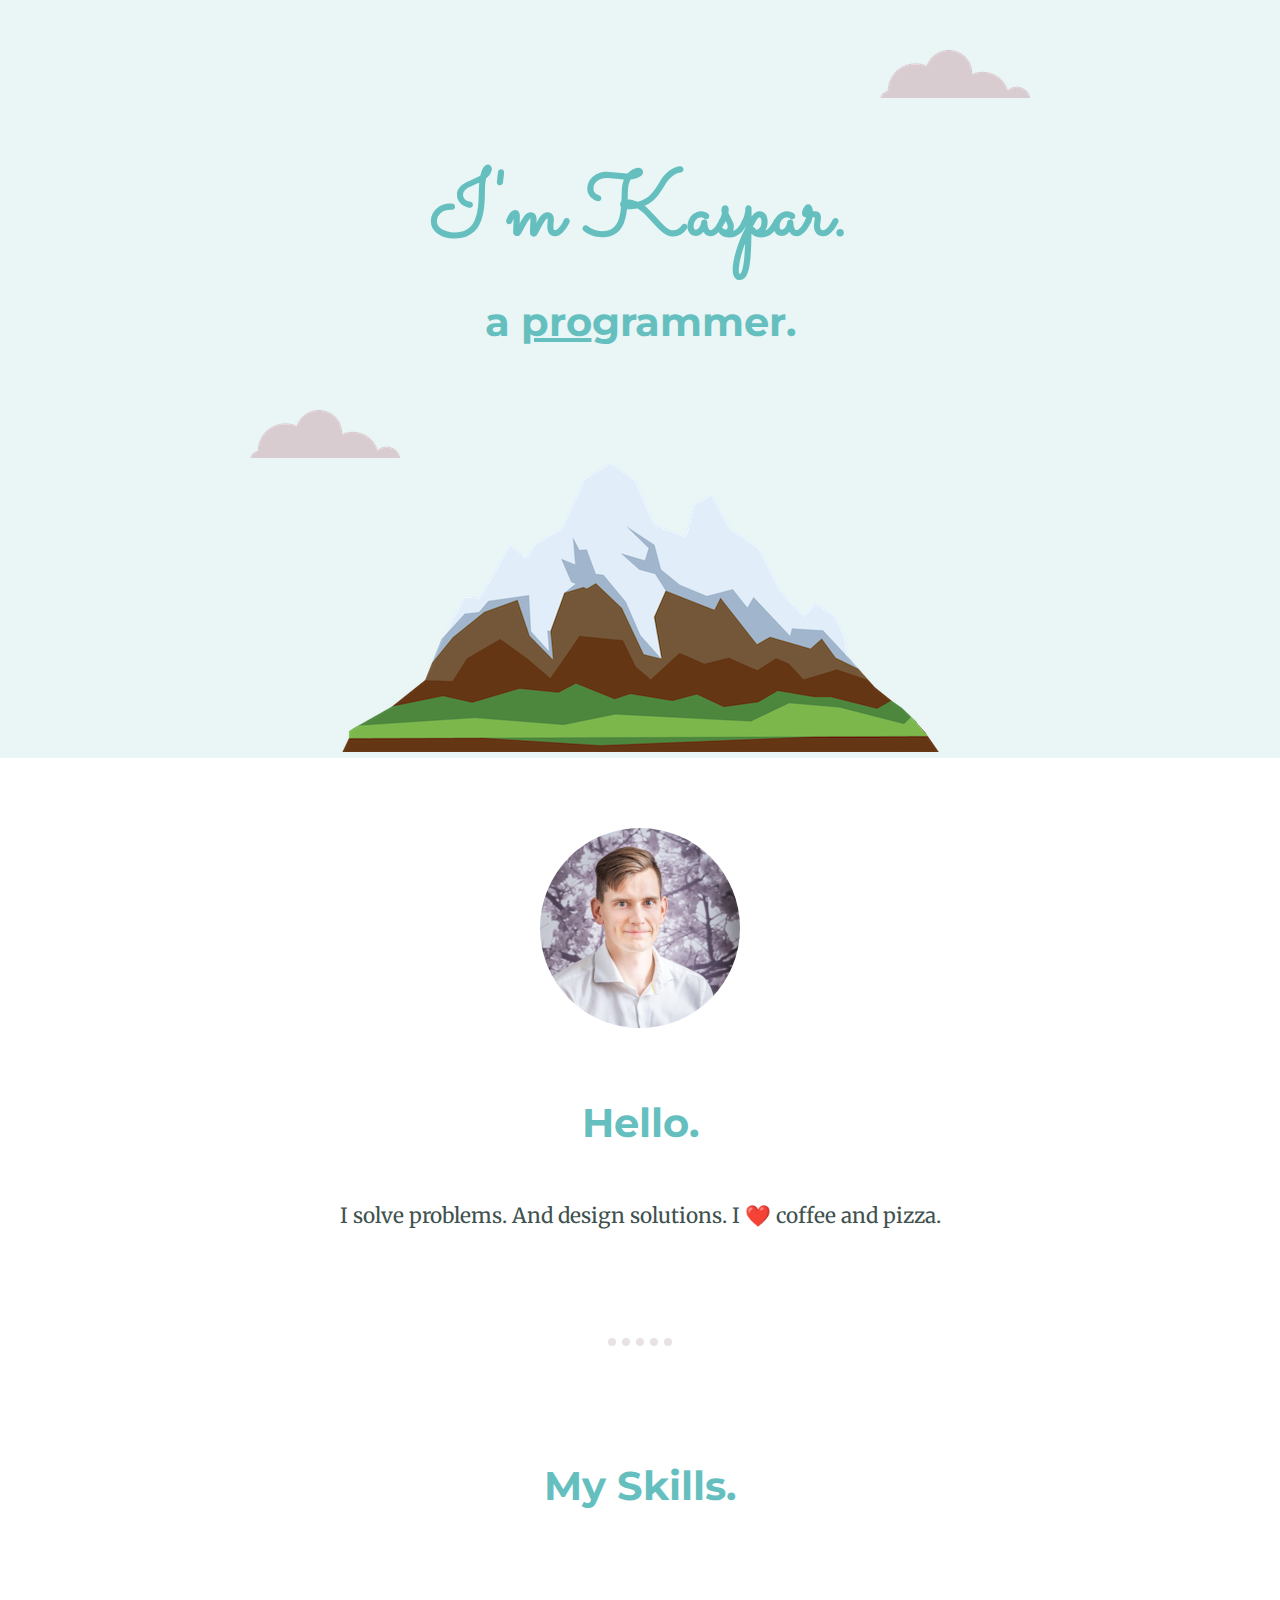
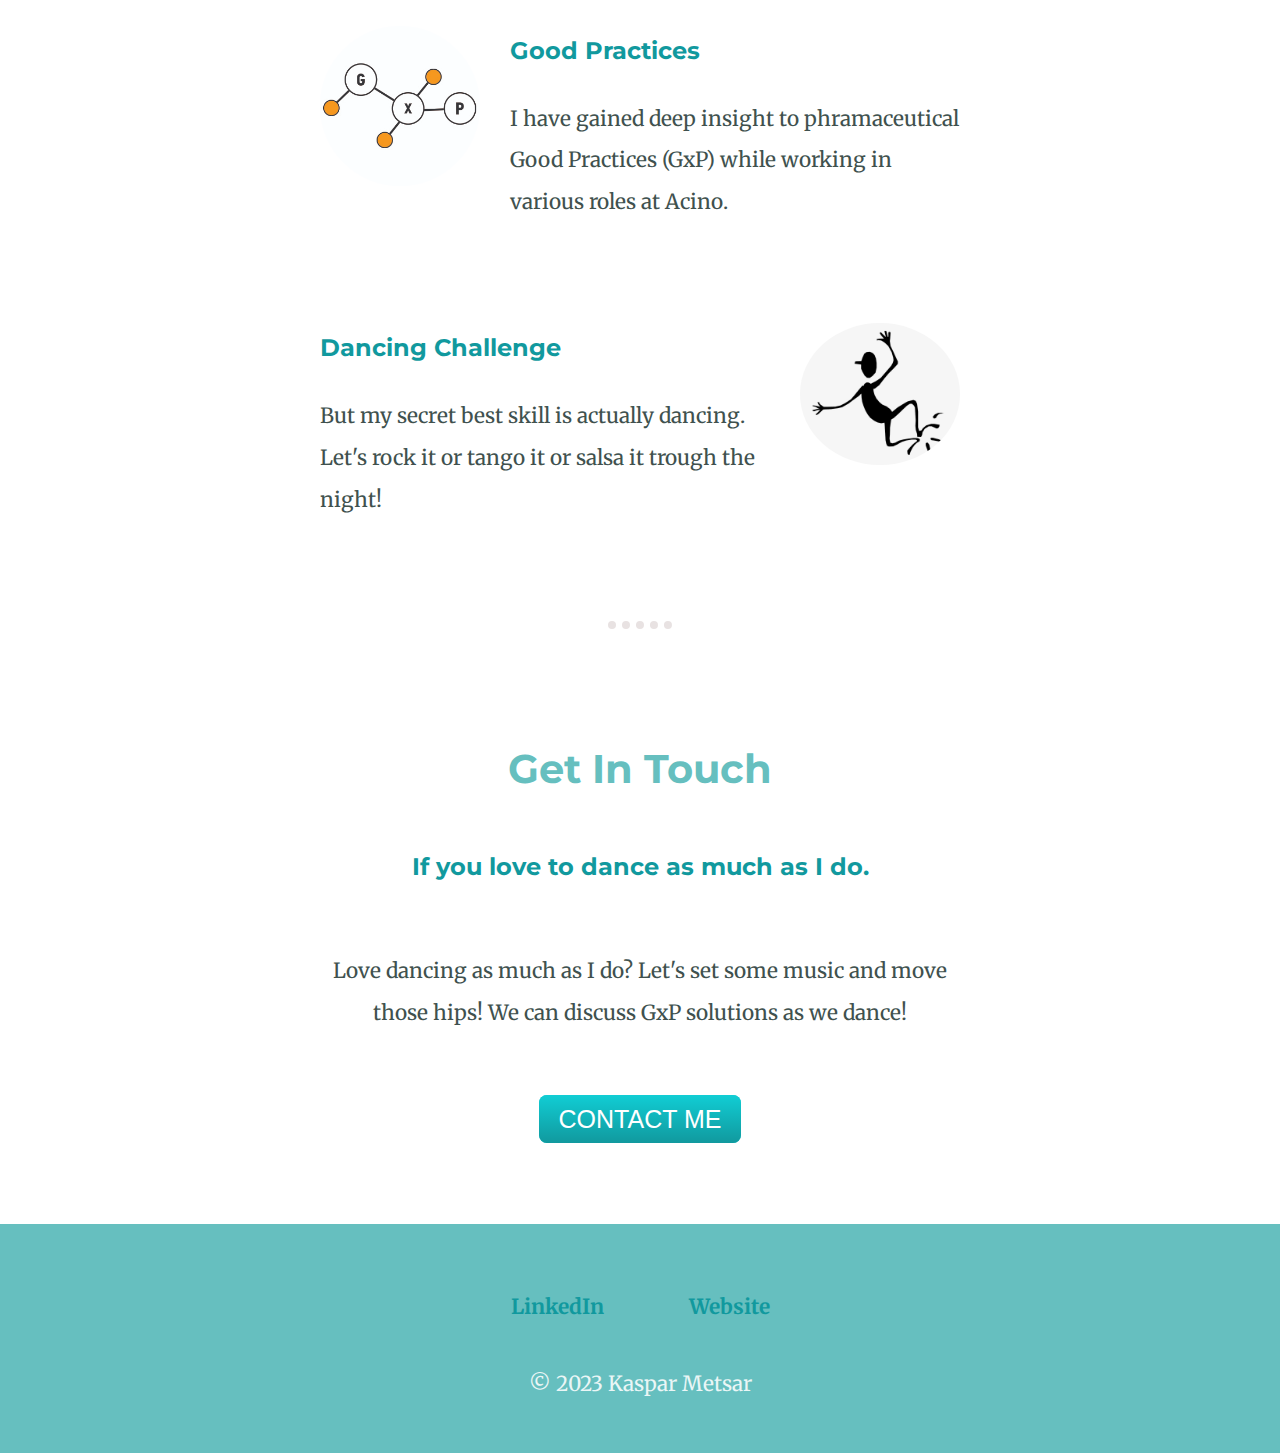
<file: CSS - My Site A/index.html>
<!DOCTYPE html>
<html>
 <head>

  <meta charset="utf-8">
  <link rel="stylesheet" href="css/styles.css">
  <link rel="icon" href="favicon1.ico">
  <link rel="preconnect" href="https://fonts.googleapis.com">
  <link rel="preconnect" href="https://fonts.gstatic.com" crossorigin>
  <link rel="preconnect" href="https://fonts.googleapis.com">
  <link rel="preconnect" href="https://fonts.gstatic.com" crossorigin>
  <link href="https://fonts.googleapis.com/css2?family=Merriweather&family=Montserrat&family=Sacramento&display=swap" rel="stylesheet">
  <title>Kaspar Metsar</title>

 </head>

 <body>

  <div class="top-container">
   <img class="top-cloud" src="images/cloud.png" alt="cloud-img">
   <h1>I'm Kaspar.</h1>
   <h2>a <span class="pro">pro</span>grammer.</h2>
   <img class="bottom-cloud" src="images/cloud.png" alt="cloud-img">
   <img src="images/mountain.png" alt="mountain-img">
  </div>

 <div class="mid-container">
  <div class="profile">
    <img class="round-img-small" src="images/kasparmetsar.jfif" alt="picture of Kaspar Metsar">
    <h2>Hello.</h2>
    <p>I solve problems. And design solutions. I ❤️ coffee and pizza.</p>
  </div>

  <hr>

  <div class="skills">
    <h2>My Skills.</h2>
    <div class="skill-row">
      <img class="round-img-gxp" src="images/gxp.jpg" alt="Good Phramaceutical Industry practices icon">
      <h3>Good Practices</h3>
      <p>I have gained deep insight to phramaceutical Good Practices (GxP) while working in various roles at Acino.
    </div>

    <div class="skill-row">
      <img class="round-img-dance" src="images/dance.png" alt="man dancing happyly and kicking feet together on a jump">
      <h3>Dancing Challenge</h3>
      <p>But my secret best skill is actually dancing. Let's rock it or tango it or salsa it trough the night!</p>
    </div>
  </div>

  <hr>

  <div class="contact-me">
    <h2>Get In Touch</h2>
    <h3>If you love to dance as much as I do.</h3>
    <p class="last-p">Love dancing as much as I do? Let's set some music and move those hips! We can discuss GxP solutions as we dance!</p>
    <a class="btn" href="mailto:kassparmetsar@gmail.com" target="_blank">CONTACT ME</a>
  </div>
</div>


<div class="bottom-container">
  <a class="footer-link" href="https://www.linkedin.com/in/kaspar-metsar-25770b25b/" target="_blank">LinkedIn</a>
  <a class="footer-link" href="https://kasparmetsar.github.io/cv/" target="_blank">Website</a>
  <p class="copyright">© 2023 Kaspar Metsar</p>
</div>


</body>
</html>
</file>
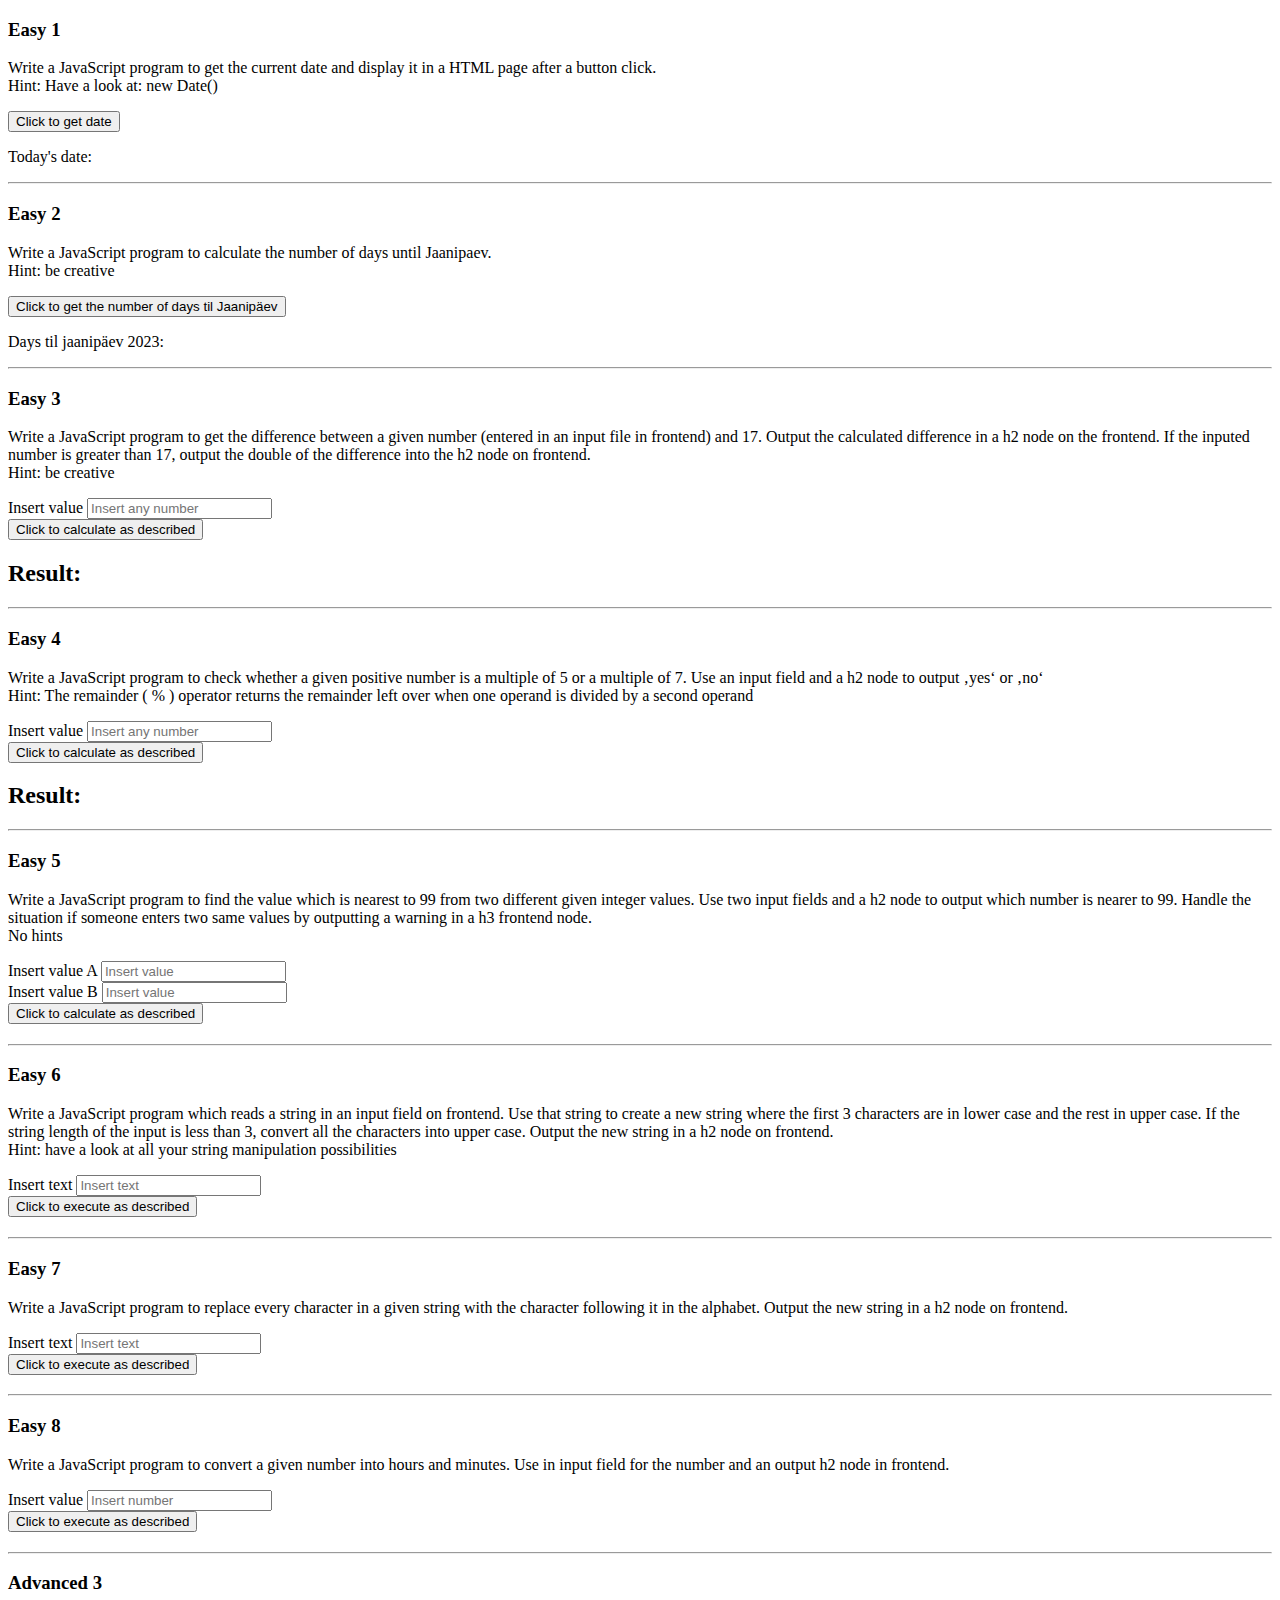
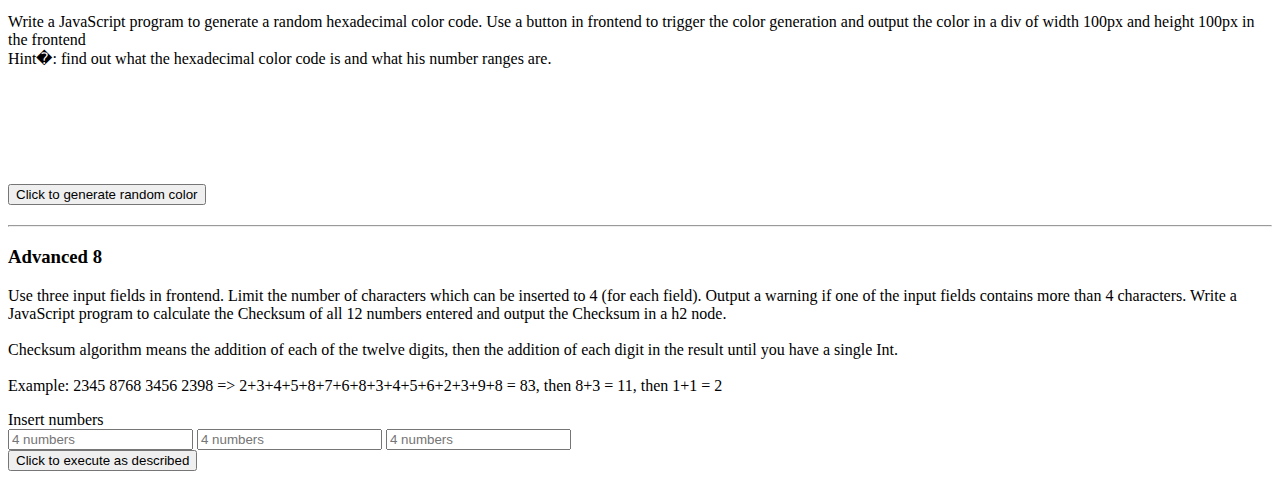
<file: Current date button click/index.html>
<!DOCTYPE html>
<html lang="en">
<head>
    <meta charset="UTF-8">
    <meta name="viewport" content="width=device-width, initial-scale=1">
    <title>Get date button</title>
    <link href="https://cdn.jsdelivr.net/npm/bootstrap@5.2.3/dist/css/bootstrap.min.css" rel="stylesheet"
          integrity="sha384-rbsA2VBKQhggwzxH7pPCaAqO46MgnOM80zW1RWuH61DGLwZJEdK2Kadq2F9CUG65" crossorigin="anonymous">
</head>
<body>

<h3>Easy 1</h3>
<p>Write a JavaScript program to get the current date and
    display it in a HTML page after a button click.<br>
    Hint: Have a look at: new Date()</p>
<div class="container-float text-center m-5">
    <button id="button-today" class="btn btn-success m-5">Click to get date</button>
    <p>Today's date: <span id="result-today"></span></p>
</div>

<hr>

<h3>Easy 2</h3>
<p>Write a JavaScript program to calculate the number of days until Jaanipaev. <br>
    Hint: be creative</p>
<div class="container-float text-center m-5">
    <button id="button-tojaanipaev" class="btn btn-warning m-5">Click to get the number of days til Jaanipäev</button>
    <p>Days til jaanipäev 2023: <span id="result-tojaanipaev"></span></p>
</div>

<hr>

<h3>Easy 3</h3>
<p>Write a JavaScript program to get the difference between a given number
    (entered in an input file in frontend) and 17. Output the calculated difference in a
    h2 node on the frontend. If the inputed number is greater than 17, output the
    double of the difference into the h2 node on frontend.<br>
    Hint: be creative</p>
<div class="container-float text-center m-5">

    <div class="container-fluid overflow-hidden text-center">
        <div class="row">
            <div class="col-lg-3 col-md-6 mx-auto">
                <form>
                    <div class="input-group">
                        <span class="input-group-text">Insert value</span>
                        <input type="number" aria-label="Input" class="form-control" placeholder="Insert any number" id="easy3InputField">
                    </div>
                </form>
            </div>
        </div>
    </div>

    <button class="btn btn-primary m-5" id="button-easy3">Click to calculate as described</button>
    <h2>Result: <span id="result-easy3"></span></h2>
</div>

<hr>

<h3>Easy 4</h3>
<p>Write a JavaScript program to check whether a given positive number is a
    multiple of 5 or a multiple of 7.
    Use an input field and a h2 node to output ‚yes‘ or ‚no‘<br>
    Hint: The remainder ( % ) operator returns the remainder left over when one
    operand is divided by a second operand</p>
<div class="container-float text-center m-5">

    <div class="container-fluid overflow-hidden text-center">
        <div class="row">
            <div class="col-lg-3 col-md-6 mx-auto">
                <form>
                    <div class="input-group">
                        <span class="input-group-text">Insert value</span>
                        <input type="number" aria-label="Input" class="form-control" placeholder="Insert any number" id="easy4InputField">
                    </div>
                </form>
            </div>
        </div>
    </div>

    <button class="btn btn-dark m-5" id="button-easy4">Click to calculate as described</button>
    <h2>Result: <span id="result-easy4"></span></h2>
</div>

<hr>

<h3>Easy 5</h3>
<p>Write a JavaScript program to find the value which is nearest to 99 from two different
    given integer values.

    Use two input fields and a h2 node to output which number is nearer to 99. Handle the
    situation if someone enters two same values by outputting a warning in a h3 frontend
    node. <br>
    No hints</p>
<div class="container-float text-center m-5">

    <div class="container-fluid overflow-hidden text-center">
        <div class="row">
            <div class="col-lg-3 col-md-6 mx-auto">
                <form>
                    <div class="input-group">
                        <span class="input-group-text">Insert value A</span>
                        <input type="number" aria-label="Input A" class="form-control" placeholder="Insert value" id="easy5AInputField">
                    </div>
                </form>
            </div>
        </div>
    </div>
    <div class="container-fluid overflow-hidden text-center">
        <div class="row">
            <div class="col-lg-3 col-md-6 mx-auto">
                <form>
                    <div class="input-group">
                        <span class="input-group-text">Insert value B</span>
                        <input type="number" aria-label="Input B" class="form-control" placeholder="Insert value" id="easy5BInputField">
                    </div>
                </form>
            </div>
        </div>
    </div>

    <button class="btn btn-dark m-5" id="button-easy5">Click to calculate as described</button>
    <h2><span id="result-easy5"></span></h2>
    <h3><span id="result-warning5"></span></h3>
</div>

<hr>

<h3>Easy 6</h3>
<p>Write a JavaScript program which reads a string in an input field on frontend. Use that
    string to create a new string where the first 3 characters are in lower case and the rest
    in upper case. If the string length of the input is less than 3, convert all the characters
    into upper case.

    Output the new string in a h2 node on frontend. <br>
    Hint: have a look at all your string manipulation possibilities</p>
<div class="container-float text-center m-5">

    <div class="container-fluid overflow-hidden text-center">
        <div class="row">
            <div class="col-lg-3 col-md-6 mx-auto">
                <form>
                    <div class="input-group">
                        <span class="input-group-text">Insert text</span>
                        <input type="text" aria-label="Input A" class="form-control" placeholder="Insert text" id="easy6InputField">
                    </div>
                </form>
            </div>
        </div>
    </div>

    <button class="btn btn-danger m-5" id="button-easy6">Click to execute as described</button>
    <h2><span id="result-easy6"></span></h2>
    <h3><span id="result-warning6"></span></h3>
</div>

<hr>

<h3>Easy 7</h3>
<p>Write a JavaScript program to replace every character in a given string with the
    character following it in the alphabet. Output the new string in a h2 node on
    frontend.
</p>
<div class="container-float text-center m-5">

    <div class="container-fluid overflow-hidden text-center">
        <div class="row">
            <div class="col-lg-3 col-md-6 mx-auto">
                <form>
                    <div class="input-group">
                        <span class="input-group-text">Insert text</span>
                        <input type="text" aria-label="Input A" class="form-control" placeholder="Insert text" id="easy7InputField">
                    </div>
                </form>
            </div>
        </div>
    </div>

    <button class="btn btn-success m-5" id="button-easy7">Click to execute as described</button>
    <h2><span id="result-easy7"></span></h2>
</div>

<hr>

<h3>Easy 8</h3>
<p>Write a JavaScript program to convert a given number into hours and minutes.

    Use in input field for the number and an output h2 node in frontend.
</p>
<div class="container-float text-center m-5">

    <div class="container-fluid overflow-hidden text-center">
        <div class="row">
            <div class="col-lg-3 col-md-6 mx-auto">
                <form>
                    <div class="input-group">
                        <span class="input-group-text">Insert value</span>
                        <input type="number" aria-label="Input A" class="form-control" placeholder="Insert number" id="easy8InputField">
                    </div>
                </form>
            </div>
        </div>
    </div>

    <button class="btn btn-primary m-5" id="button-easy8">Click to execute as described</button>
    <h2><span id="result-easy8"></span></h2>
</div>

<hr>

<h3>Advanced 3</h3>
<p>Write a JavaScript program to generate a random hexadecimal color code.
    Use a button in frontend to trigger the color generation and output the color in
    a div of width 100px and height 100px in the frontend <br>
    Hint�: find out what the hexadecimal color code is and what his number
    ranges are.
</p>
<div class="container-float text-center m-5">
        <div id="box" style="width: 100px; height: 100px; margin:auto; border-radius: 100%">
        </div>
    <button class="btn btn-primary m-5" id="button-adv3">Click to generate random color</button>
    <h2><span id="result-adv3"></span></h2>
</div>

<hr>

<h3>Advanced 8</h3>
<p>Use three input fields in frontend. Limit the number of characters which can be inserted to 4 (for each
    field). Output a warning if one of the input fields contains more than 4 characters. Write a JavaScript
    program to calculate the Checksum of all 12 numbers entered and output the Checksum in a h2 node.<br>
    <br>

    Checksum algorithm means the addition of each of the twelve digits, then the addition of each digit
    in the result until you have a single Int.<br>
    <br>
    Example: 2345 8768 3456 2398 => 2+3+4+5+8+7+6+8+3+4+5+6+2+3+9+8 = 83, then 8+3 = 11, then 1+1 = 2
</p>
<div class="container-float text-center m-5">
<div class="container-fluid overflow-hidden text-center">
    <div class="row">
        <div class="col-lg-3 col-md-3 mx-auto">
            <span class="input-group-text">Insert numbers</span>
                <div class="input-group">
                    <input type="number" aria-label="4 numbers" class="form-control p-3" placeholder="4 numbers" id="adv8AInputField">
                    <input type="number" aria-label="4 numbers" class="form-control" placeholder="4 numbers" id="adv8BInputField">
                    <input type="number" aria-label="4 numbers" class="form-control" placeholder="4 numbers" id="adv8CInputField">
                </div>
        </div>
    </div>
</div>

<button class="btn btn-primary m-5" id="button-adv8">Click to execute as described</button>
<h2><span id="result-adv8"></span></h2>
</div>
<script src="https://cdn.jsdelivr.net/npm/bootstrap@5.2.3/dist/js/bootstrap.bundle.min.js"
        integrity="sha384-kenU1KFdBIe4zVF0s0G1M5b4hcpxyD9F7jL+jjXkk+Q2h455rYXK/7HAuoJl+0I4"
        crossorigin="anonymous"></script>
<script src="main.js"></script>
<script src="advanced3.js"></script>
<script src="advanced8.js"></script>
</body>
</html>
</file>
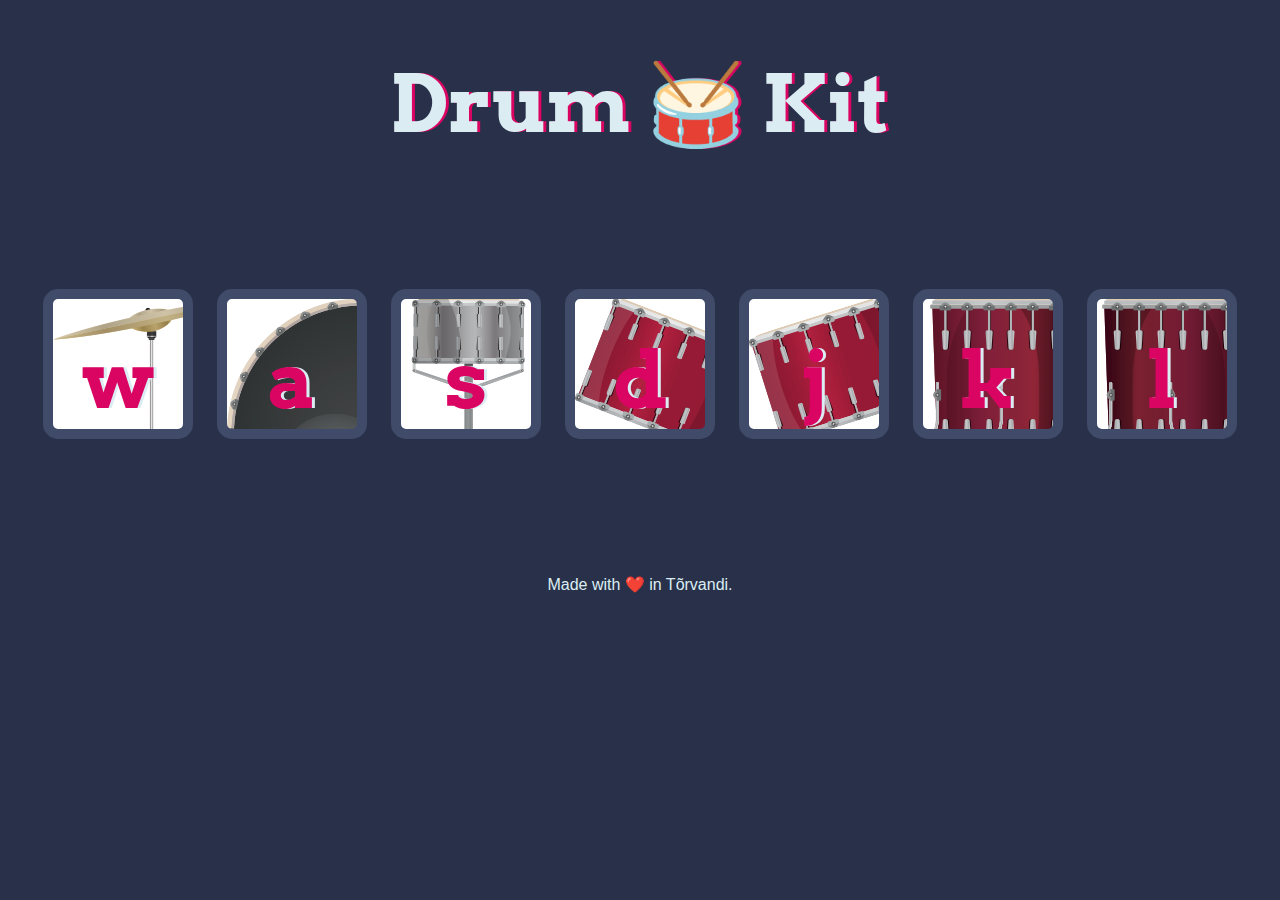
<file: Drum Kit/index.html>
<!DOCTYPE html>
<html lang="en" dir="ltr">

<head>
  <meta charset="utf-8">
  <title>Drum Kit</title>
  <link rel="stylesheet" href="styles.css">
  <link href="https://fonts.googleapis.com/css?family=Arvo" rel="stylesheet">
</head>

<body>

  <h1 id="title">Drum 🥁 Kit</h1>
  <div class="set">
    <button class="w drum">w</button>
    <button class="a drum">a</button>
    <button class="s drum">s</button>
    <button class="d drum">d</button>
    <button class="j drum">j</button>
    <button class="k drum">k</button>
    <button class="l drum">l</button>
  </div>


  <footer>
    Made with ❤️ in Tõrvandi.
  </footer>
</body>

<script src="index.js"></script>
</html>
</file>
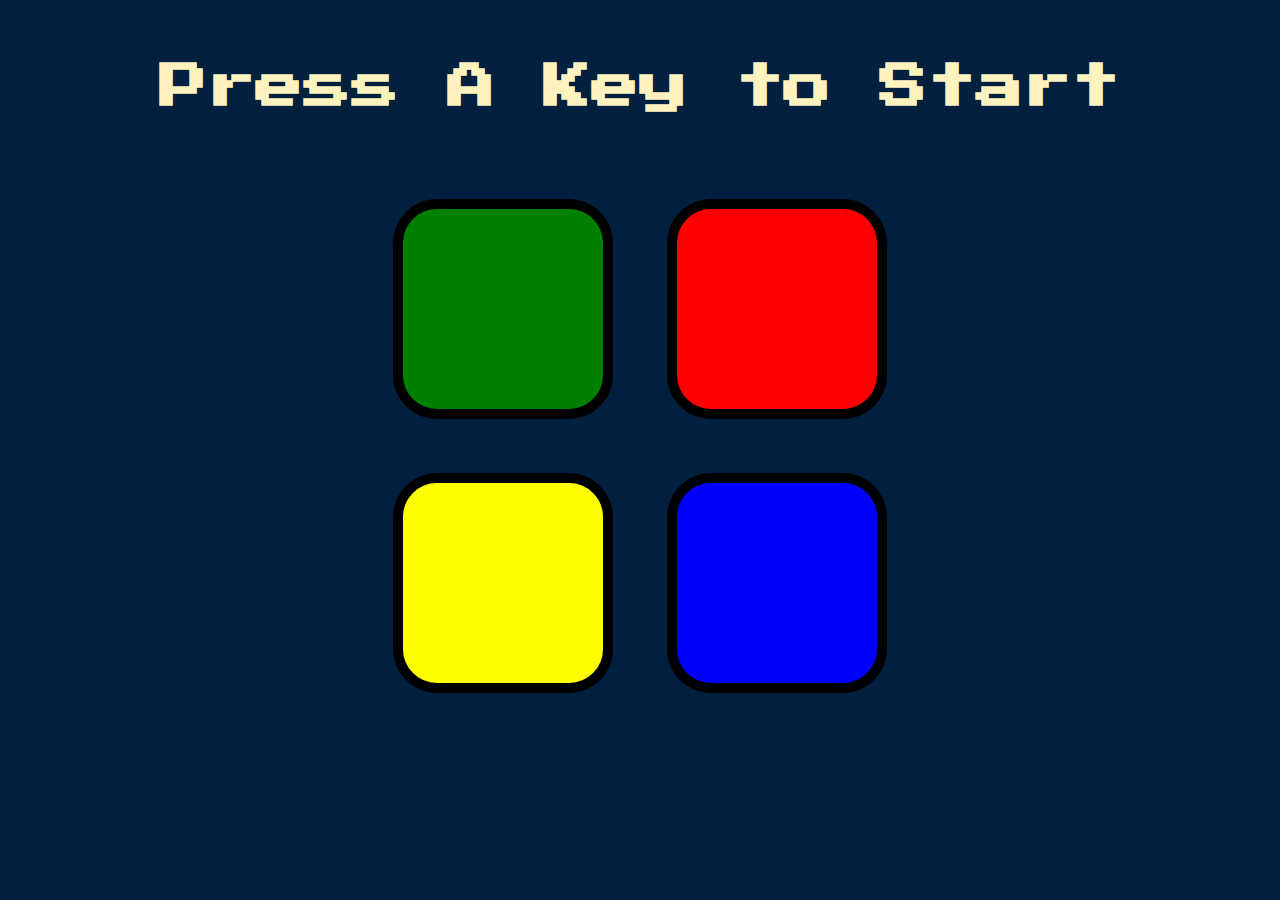
<file: Simon Game/index.html>
<!DOCTYPE html>
<html lang="en" dir="ltr">

<head>
  <meta charset="utf-8">
  <title>Simon</title>
  <link rel="stylesheet" href="styles.css">
  <link href="https://fonts.googleapis.com/css?family=Press+Start+2P" rel="stylesheet">
</head>

<body>
  <h1 id="level-title">Press A Key to Start</h1>
  <div class="container">
    <div lass="row">

      <div type="button" id="green" class="btn green">

      </div>

      <div type="button" id="red" class="btn red">

      </div>
    </div>

    <div class="row">

      <div type="button" id="yellow" class="btn yellow">

      </div>
      <div type="button" id="blue" class="btn blue">

      </div>

    </div>

  </div>

  <script src="https://ajax.googleapis.com/ajax/libs/jquery/3.6.3/jquery.min.js"></script>
<script src="game.js"></script>
</body>

</html>
</file>
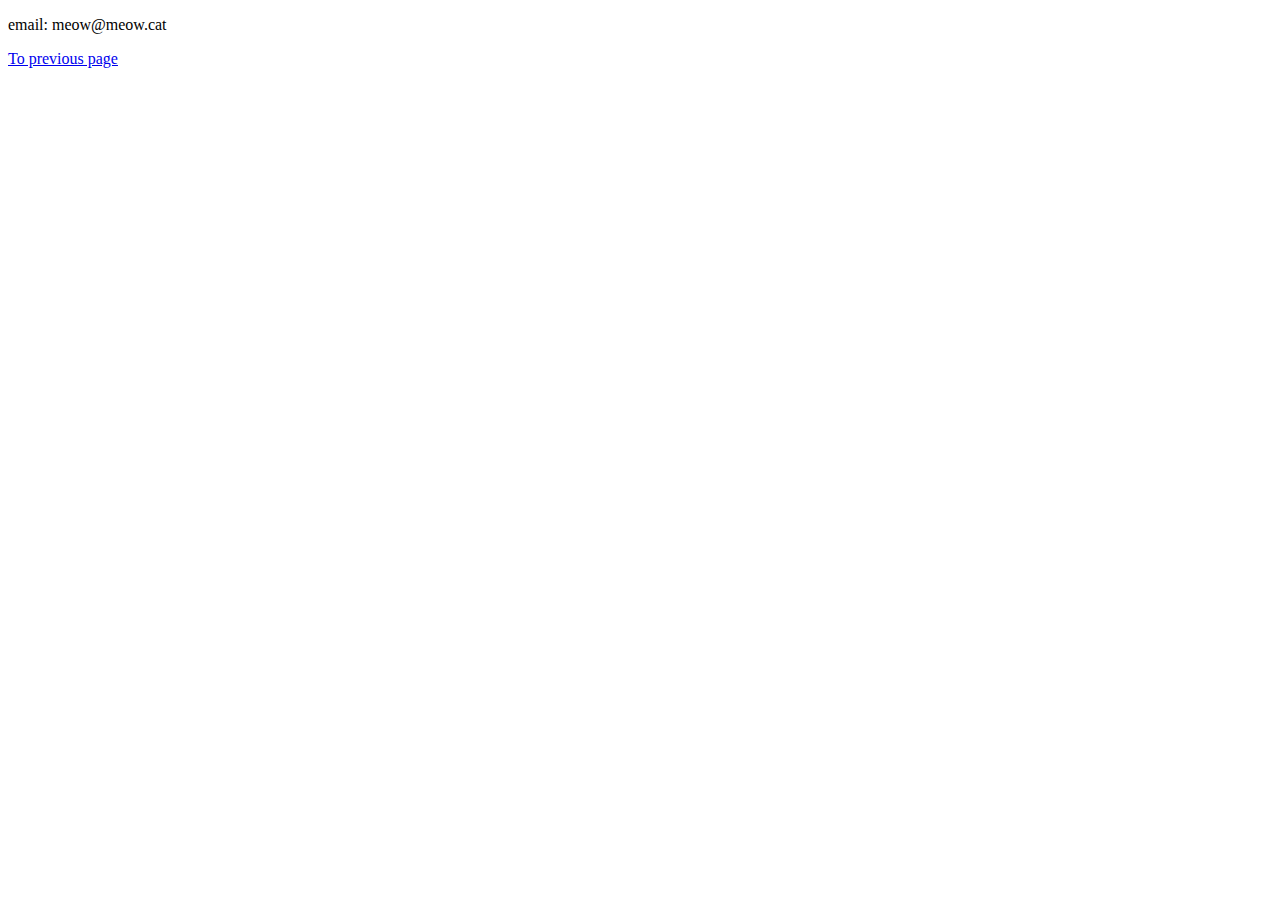
<file: Demo 1 07.03.2023/contacts.html>
<!DOCTYPE html>
<html lang="en">
<head>
    <meta charset="UTF-8">
    <title>Contacts</title>
</head>
<body>
<p>email: meow@meow.cat</p>

<a href="demo1.html">To previous page</a>
</body>
</html>
</file>
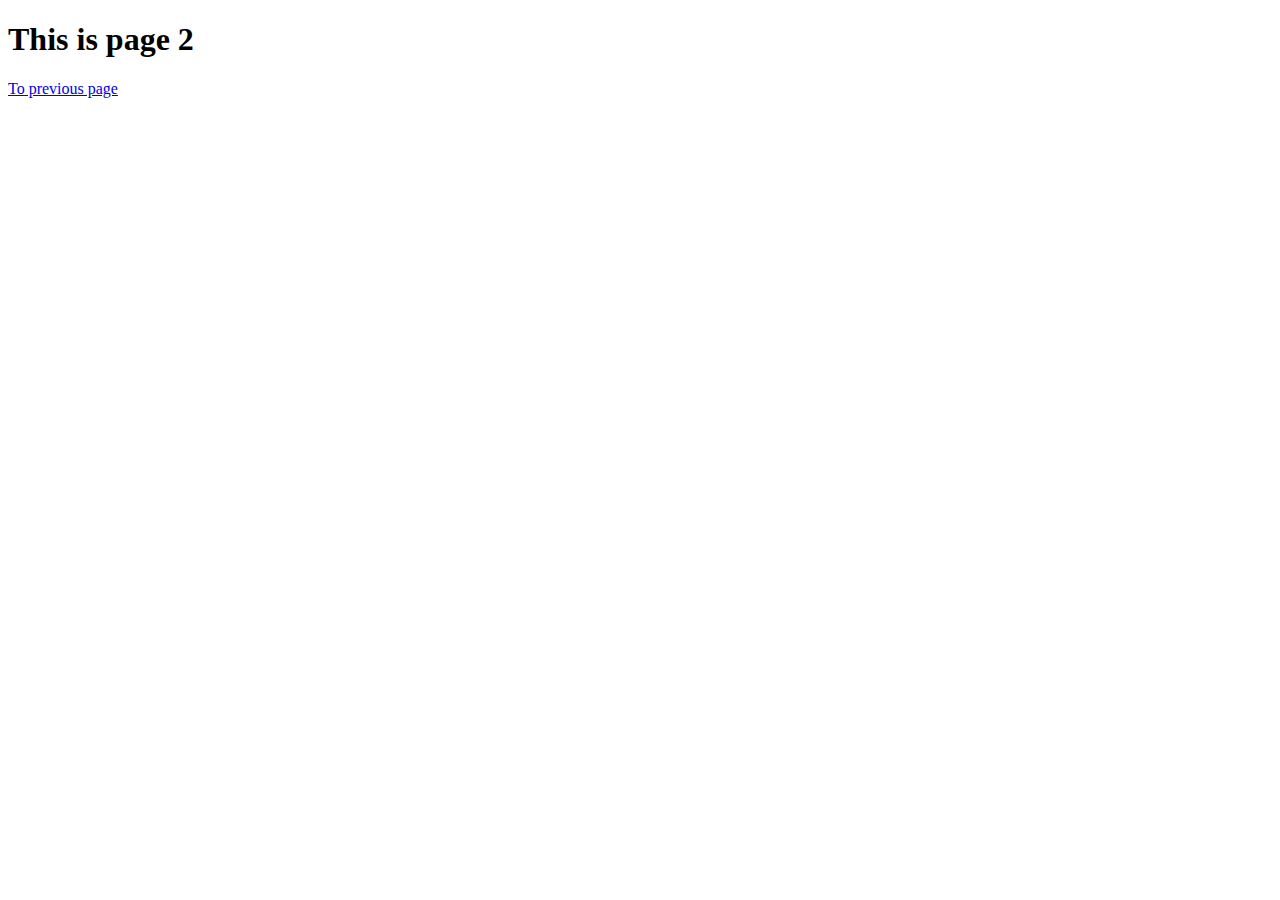
<file: Demo 1 07.03.2023/page2.html>
<!DOCTYPE html>
<html lang="en">
<head>
    <meta charset="UTF-8">
    <title>Second page</title>
</head>
<body>
<h1>This is page 2</h1>

<a href="demo1.html">To previous page</a>
</body>
</html>
</file>
<file: CSS - My Site A/css/styles.css>
body {
  margin: 0px;
  text-align: center;
  font-family: 'Merriweather', serif;
  font-size: 130%;
}

h1 {
  margin: 50px auto 0 auto;
  font-family: 'Sacramento', cursive;
  font-size: 5.625rem;
  color: #66BFBF;
}

h2 {
  margin-top: 0px;
  font-family: 'Montserrat', sans-serif;
  font-size: 2.5rem;
  color: #66BFBF;
  line-height: 2;
}

h3 {
  color: #11999E;
  margin-top: 0;
  font-family: 'Montserrat', sans-serif;
}

hr {
  border: none;
  border-top: 8px dotted #E8E2E2;
  width:5%;
  background-color: none;
  margin: 100px auto;
}

.top-container {
  background-color: #EAF6F6;
  position: relative;
  padding-top: 100px;
}

.mid-container {
  color: #40514E;
  position: relative;
  padding-top: 0px;
}

.bottom-container {
  background-color: #66BFBF;
  position: relative;
  padding-top: 70px;
  padding-bottom: 35px;
}

.pro {
  text-decoration: underline;
}

.top-cloud {
  position: absolute;
  right: 250px;
  top: 50px;
}

.bottom-cloud {
  position: absolute;
  left: 250px;
  bottom: 300px;
}

.round-img-small {
  border-radius: 50%;
  height: 200px;
  margin-top: 50px;
  margin-bottom: 40px;
}

.skills {
  image-size:300px;
}

.round-img-gxp {
  border-radius: 50%;
  width: 25%;
  margin-right: 30px;;
  float: left;
}
.round-img-dance {
  border-radius: 50%;
  width: 25%;
  margin-left: 30px;
  float: right;
}

.skill-row {
  width: 50%;
  margin: 100px auto;
  text-align: left;
  line-height: 2;
}

.profile {
  width: 50%;
  margin: 20px auto 100px auto;
  line-height: 2;
}

.contact-me {
  width: 50%;
  margin: 50px auto 80px auto;
  line-height: 2;
}

.copyright {
  color: #EAF6F6;
  padding-top: 30px;
}

.footer-link {
  margin: 0px 40px 0px 40px;
  color: #11999E;
  text-decoration: none;
  font-weight: bold;
}

.btn {
  background: #11cdd4;
  background-image: -webkit-linear-gradient(top, #11cdd4, #11999e);
  background-image: -moz-linear-gradient(top, #11cdd4, #11999e);
  background-image: -ms-linear-gradient(top, #11cdd4, #11999e);
  background-image: -o-linear-gradient(top, #11cdd4, #11999e);
  background-image: linear-gradient(to bottom, #11cdd4, #11999e);
  -webkit-border-radius: 8;
  -moz-border-radius: 8;
  border-radius: 8px;
  font-family: Arial;
  color: #ffffff;
  font-size: 25px;
  padding: 10px 20px 10px 20px;
  text-decoration: none;
}

.btn:hover {
  background: #30e3cb;
  background-image: -webkit-linear-gradient(top, #30e3cb, #2bc4ad);
  background-image: -moz-linear-gradient(top, #30e3cb, #2bc4ad);
  background-image: -ms-linear-gradient(top, #30e3cb, #2bc4ad);
  background-image: -o-linear-gradient(top, #30e3cb, #2bc4ad);
  background-image: linear-gradient(to bottom, #30e3cb, #2bc4ad);
  text-decoration: none;
}

.last-p {
  margin: 60px 0px 60px 0px;
}
</file>
<file: Drum Kit/styles.css>
body {
  text-align: center;
  background-color: #283149;
}

h1 {
  font-size: 5rem;
  color: #DBEDF3;
  font-family: "Arvo", cursive;
  text-shadow: 3px 0 #DA0463;

}

footer {
  color: #DBEDF3;
  font-family: sans-serif;
}

.w {
background-image: url("images/crash.png")
}

.a {
  background-image: url("images/kick.png")
}

.s {
  background-image: url("images/snare.png")
}

.d {
  background-image: url("images/tom1.png")
}

.j {
  background-image: url("images/tom2.png")
}

.k {
  background-image: url("images/tom3.png")
}

.l {
  background-image: url("images/tom4.png")
}

.set {
  margin: 10% auto;
}

.game-over {
  background-color: red;
  opacity: 0.8;
}

.pressed {
  box-shadow: 0 3px 4px 0 #DBEDF3;
  opacity: 0.5;
}

.red {
  color: red;
}

.drum {
  outline: none;
  border: 10px solid #404B69;
  font-size: 5rem;
  font-family: 'Arvo', cursive;
  line-height: 2;
  font-weight: 900;
  color: #DA0463;
  text-shadow: 3px 0 #DBEDF3;
  border-radius: 15px;
  display: inline-block;
  width: 150px;
  height: 150px;
  text-align: center;
  margin: 10px;
  background-color: white;
}
</file>
<file: Simon Game/styles.css>
body {
  text-align: center;
  background-color: #011F3F;
}

#level-title {
  font-family: 'Press Start 2P', cursive;
  font-size: 3rem;
  margin:  5%;
  color: #FEF2BF;
}

.container {
  display: block;
  width: 50%;
  margin: auto;

}

.btn {
  margin: 25px;
  display: inline-block;
  height: 200px;
  width: 200px;
  border: 10px solid black;
  border-radius: 20%;
}

.game-over {
  background-color: red;
  opacity: 0.8;
}

.red {
  background-color: red;
}

.green {
  background-color: green;
}

.blue {
  background-color: blue;
}

.yellow {
  background-color: yellow;
}

.pressed {
  box-shadow: 0 0 20px white;
  background-color: grey;
}
</file>
